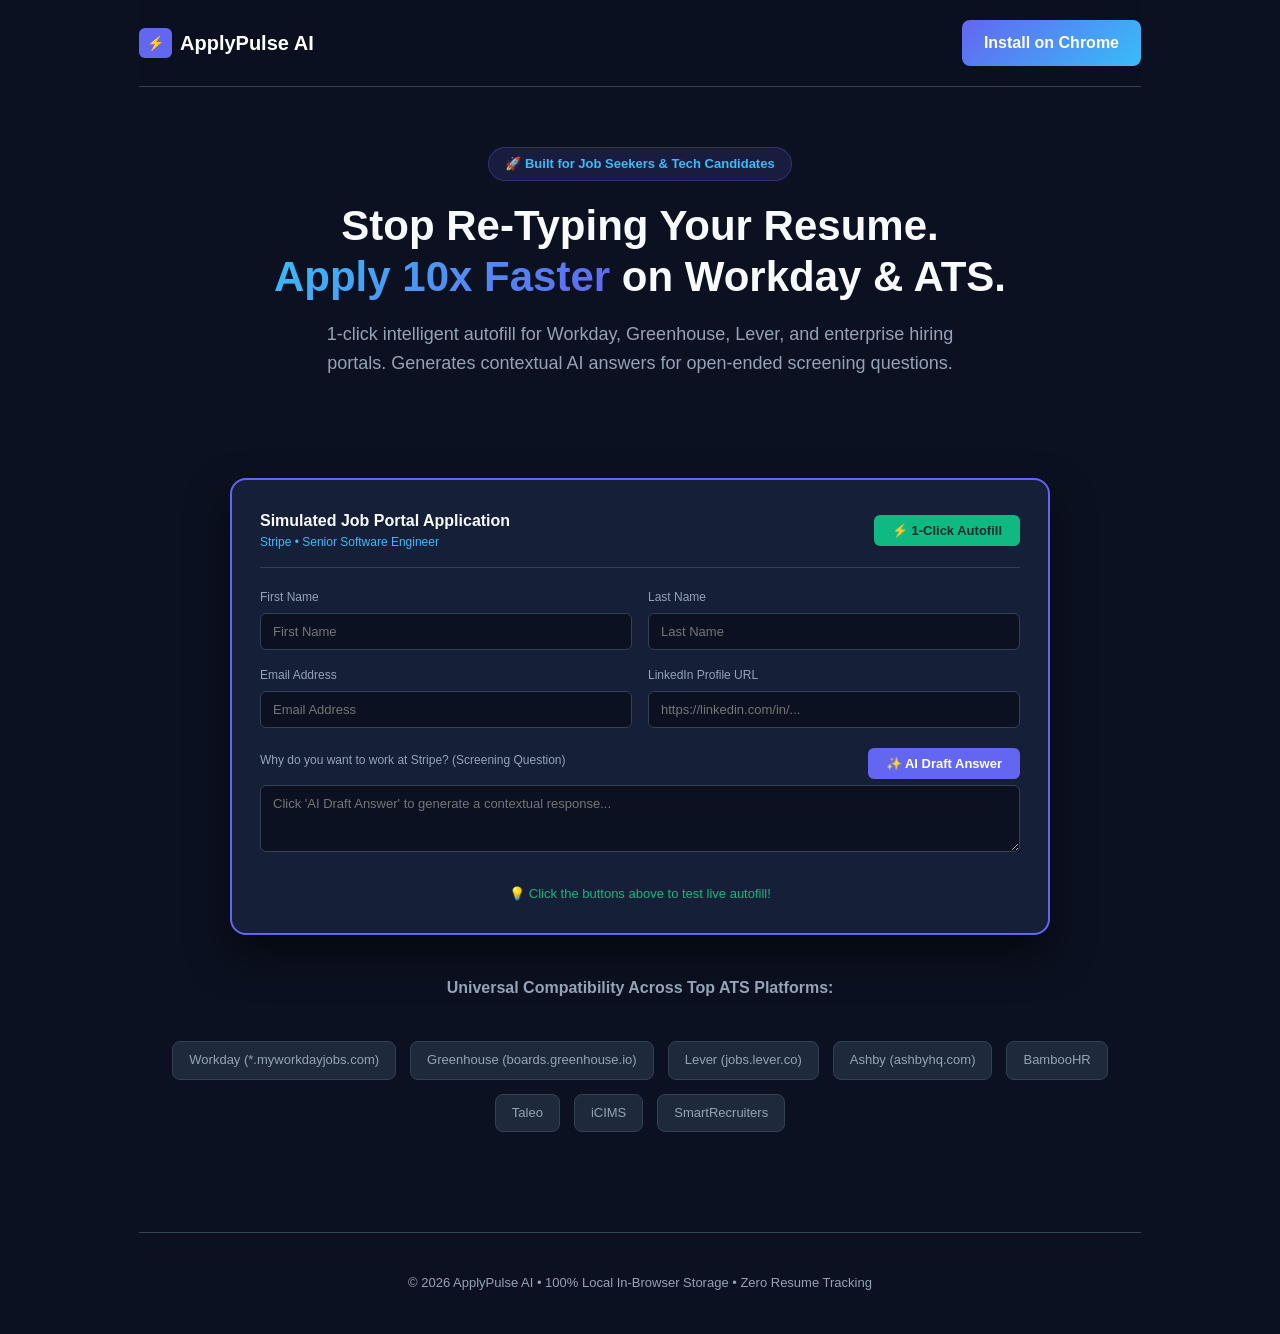
<file: docs/index.html>
<!DOCTYPE html>
<html lang="en">
<head>
  <meta charset="UTF-8">
  <meta name="viewport" content="width=device-width, initial-scale=1.0">
  <title>ApplyPulse AI | Universal Workday & ATS Job Application Copilot</title>
  <meta name="description" content="1-click autofill for Workday, Greenhouse, Lever, and ATS job portals. Contextual AI answers for screening questions and built-in job tracker CRM.">
  <style>
    :root {
      --bg: #0b1120;
      --card: #151f38;
      --indigo: #6366f1;
      --cyan: #38bdf8;
      --emerald: #10b981;
      --text: #f8fafc;
      --muted: #94a3b8;
      --border: #334155;
    }
    * { box-sizing: border-box; margin: 0; padding: 0; font-family: -apple-system, BlinkMacSystemFont, "Segoe UI", Roboto, sans-serif; }
    body { background: var(--bg); color: var(--text); line-height: 1.6; }
    .container { max-width: 1050px; margin: 0 auto; padding: 0 24px; }
    
    header { padding: 20px 0; border-bottom: 1px solid var(--border); display: flex; justify-content: space-between; align-items: center; position: sticky; top: 0; background: rgba(11, 17, 32, 0.95); backdrop-filter: blur(10px); z-index: 100; }
    .brand { font-size: 20px; font-weight: 800; color: #fff; text-decoration: none; display: flex; align-items: center; gap: 8px; }
    .brand-icon { background: var(--indigo); color: #fff; padding: 4px 8px; border-radius: 6px; font-size: 14px; }
    .btn-cta { background: linear-gradient(135deg, var(--indigo), var(--cyan)); color: #fff; padding: 10px 22px; border-radius: 8px; font-weight: 700; text-decoration: none; border: none; cursor: pointer; transition: 0.2s transform; }
    .btn-cta:hover { transform: translateY(-2px); }

    .hero { padding: 60px 0 40px; text-align: center; }
    .badge { display: inline-block; background: rgba(99, 102, 241, 0.15); color: var(--cyan); padding: 6px 16px; border-radius: 20px; font-size: 13px; font-weight: 600; margin-bottom: 20px; border: 1px solid rgba(99, 102, 241, 0.3); }
    h1 { font-size: 42px; font-weight: 800; line-height: 1.2; margin-bottom: 18px; }
    h1 span { background: linear-gradient(135deg, var(--cyan), var(--indigo)); -webkit-background-clip: text; -webkit-text-fill-color: transparent; }
    .hero p { font-size: 18px; color: var(--muted); max-width: 680px; margin: 0 auto 30px; }

    /* Interactive Simulator */
    .sim-section { padding: 30px 0 60px; }
    .sim-card { background: var(--card); border: 2px solid var(--indigo); border-radius: 16px; padding: 28px; box-shadow: 0 20px 40px rgba(0,0,0,0.5); max-width: 820px; margin: 0 auto; }
    .sim-header { display: flex; justify-content: space-between; align-items: center; margin-bottom: 20px; padding-bottom: 14px; border-bottom: 1px solid var(--border); }
    .sim-actions { display: flex; gap: 10px; }
    .btn-autofill { background: var(--emerald); color: #042f2e; border: none; padding: 8px 18px; border-radius: 6px; font-weight: 800; font-size: 13px; cursor: pointer; display: flex; align-items: center; gap: 6px; }
    .btn-ai { background: var(--indigo); color: #fff; border: none; padding: 8px 18px; border-radius: 6px; font-weight: 700; font-size: 13px; cursor: pointer; display: flex; align-items: center; gap: 6px; }

    .form-grid { display: grid; grid-template-columns: 1fr 1fr; gap: 16px; margin-bottom: 20px; }
    .form-field label { display: block; font-size: 12px; color: var(--muted); margin-bottom: 6px; }
    .form-field input, .form-field textarea { width: 100%; background: #0b1120; border: 1px solid var(--border); border-radius: 6px; color: #fff; padding: 10px 12px; font-size: 13px; transition: border-color 0.3s; }
    .filled { border-color: var(--emerald) !important; background: rgba(16, 185, 129, 0.05) !important; }

    /* Supported ATS platforms */
    .ats-grid { display: flex; flex-wrap: wrap; justify-content: center; gap: 14px; margin-top: 40px; }
    .ats-tag { background: #1e293b; padding: 8px 16px; border-radius: 8px; font-size: 13px; color: var(--muted); border: 1px solid var(--border); }

    footer { padding: 40px 0; border-top: 1px solid var(--border); text-align: center; font-size: 13px; color: var(--muted); margin-top: 40px; }
    
    @media (max-width: 768px) {
      h1 { font-size: 28px; }
      .form-grid { grid-template-columns: 1fr; }
    }
  </style>
</head>
<body>
  <div class="container">
    <header>
      <a href="#" class="brand"><span class="brand-icon">⚡</span> ApplyPulse AI</a>
      <a href="https://github.com/Prashant3244/applypulse-ai" target="_blank" class="btn-cta">Install on Chrome</a>
    </header>

    <section class="hero">
      <div class="badge">🚀 Built for Job Seekers & Tech Candidates</div>
      <h1>Stop Re-Typing Your Resume.<br><span>Apply 10x Faster</span> on Workday & ATS.</h1>
      <p>1-click intelligent autofill for Workday, Greenhouse, Lever, and enterprise hiring portals. Generates contextual AI answers for open-ended screening questions.</p>
    </section>

    <!-- Interactive Live Simulator -->
    <section class="sim-section">
      <div class="sim-card">
        <div class="sim-header">
          <div>
            <div style="font-size:16px; font-weight:700;">Simulated Job Portal Application</div>
            <div style="font-size:12px; color:var(--cyan);">Stripe • Senior Software Engineer</div>
          </div>
          <div class="sim-actions">
            <button class="btn-autofill" onclick="runAutofill()">⚡ 1-Click Autofill</button>
          </div>
        </div>

        <div class="form-grid">
          <div class="form-field">
            <label>First Name</label>
            <input type="text" id="fn" placeholder="First Name">
          </div>
          <div class="form-field">
            <label>Last Name</label>
            <input type="text" id="ln" placeholder="Last Name">
          </div>
          <div class="form-field">
            <label>Email Address</label>
            <input type="email" id="email" placeholder="Email Address">
          </div>
          <div class="form-field">
            <label>LinkedIn Profile URL</label>
            <input type="text" id="li" placeholder="https://linkedin.com/in/...">
          </div>
        </div>

        <div class="form-field" style="margin-bottom: 20px;">
          <div style="display:flex; justify-content:space-between; align-items:center; margin-bottom:6px;">
            <label>Why do you want to work at Stripe? (Screening Question)</label>
            <button class="btn-ai" onclick="runAIAnswer()">✨ AI Draft Answer</button>
          </div>
          <textarea id="ai-answer" rows="3" placeholder="Click 'AI Draft Answer' to generate a contextual response..."></textarea>
        </div>

        <div style="text-align: center; margin-top: 14px;">
          <span style="font-size: 13px; color: var(--emerald);" id="status-msg">💡 Click the buttons above to test live autofill!</span>
        </div>
      </div>

      <div style="text-align:center; margin-top: 40px;">
        <h3 style="font-size:16px; color:var(--muted); margin-bottom: 12px;">Universal Compatibility Across Top ATS Platforms:</h3>
        <div class="ats-grid">
          <span class="ats-tag">Workday (*.myworkdayjobs.com)</span>
          <span class="ats-tag">Greenhouse (boards.greenhouse.io)</span>
          <span class="ats-tag">Lever (jobs.lever.co)</span>
          <span class="ats-tag">Ashby (ashbyhq.com)</span>
          <span class="ats-tag">BambooHR</span>
          <span class="ats-tag">Taleo</span>
          <span class="ats-tag">iCIMS</span>
          <span class="ats-tag">SmartRecruiters</span>
        </div>
      </div>
    </section>

    <footer>
      <p>© 2026 ApplyPulse AI • 100% Local In-Browser Storage • Zero Resume Tracking</p>
    </footer>
  </div>

  <script>
    function runAutofill() {
      document.getElementById('fn').value = 'Alex';
      document.getElementById('ln').value = 'Taylor';
      document.getElementById('email').value = 'alex.taylor@example.com';
      document.getElementById('li').value = 'https://linkedin.com/in/alextaylor-engineer';

      ['fn', 'ln', 'email', 'li'].forEach(id => {
        document.getElementById(id).classList.add('filled');
      });

      document.getElementById('status-msg').innerText = '✅ Form successfully autofilled in 12ms!';
    }

    function runAIAnswer() {
      const box = document.getElementById('ai-answer');
      box.value = "I am deeply inspired by Stripe's infrastructure reliability and developer-first philosophy. With extensive experience building distributed financial pipelines, I want to contribute to scaling mission-critical payment services that power global commerce.";
      box.classList.add('filled');
      document.getElementById('status-msg').innerText = '✨ Contextual screening answer generated based on role!';
    }
  </script>
</body>
</html>
</file>
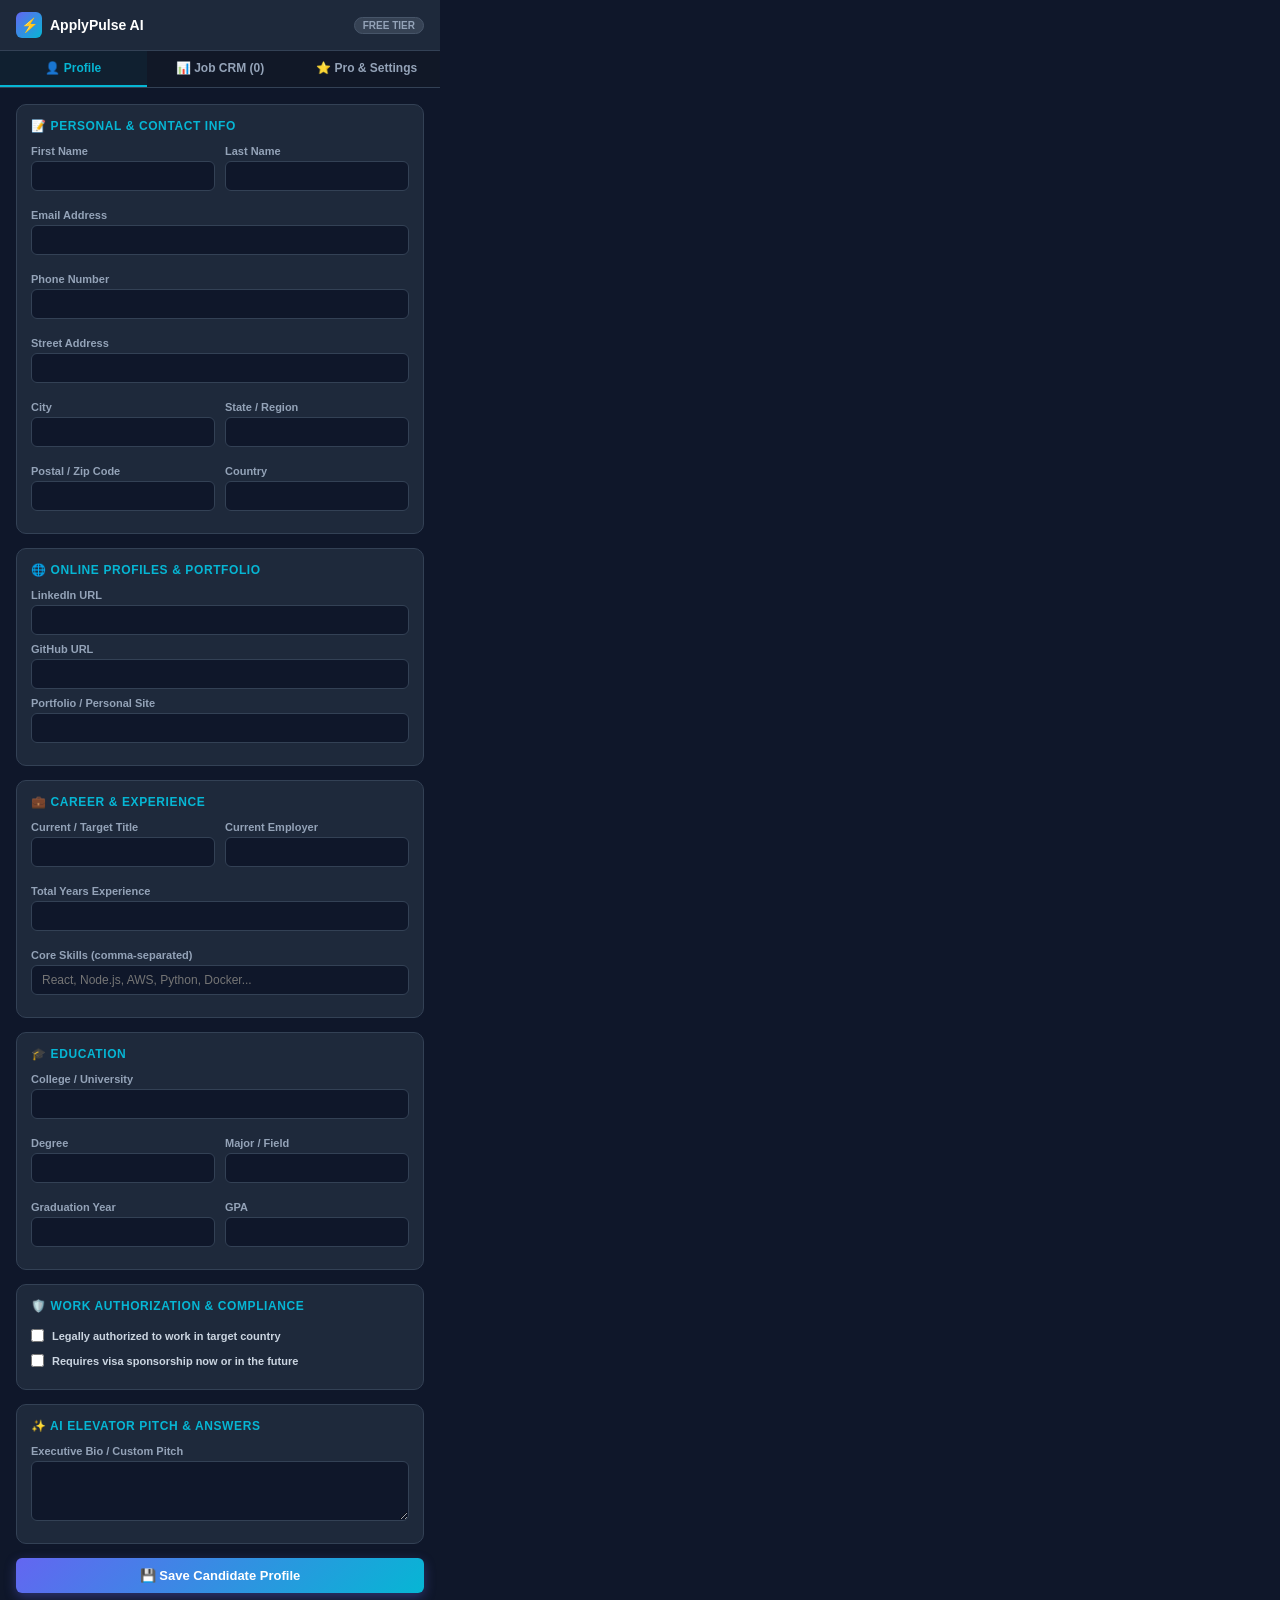
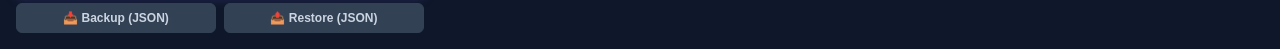
<file: popup.html>
<!DOCTYPE html>
<html lang="en">
<head>
    <meta charset="UTF-8">
    <meta name="viewport" content="width=device-width, initial-scale=1.0">
    <title>ApplyPulse AI - Job Application Copilot</title>
    <style>
        :root {
            --bg-main: #0f172a;
            --bg-card: #1e293b;
            --bg-hover: #334155;
            --accent-primary: #6366f1;
            --accent-cyan: #06b6d4;
            --accent-emerald: #10b981;
            --text-main: #f8fafc;
            --text-muted: #94a3b8;
            --border-color: #334155;
        }

        * {
            box-sizing: border-box;
            margin: 0;
            padding: 0;
        }

        body {
            width: 440px;
            max-height: 580px;
            overflow-y: auto;
            background-color: var(--bg-main);
            color: var(--text-main);
            font-family: -apple-system, BlinkMacSystemFont, "Segoe UI", Roboto, sans-serif;
            font-size: 13px;
        }

        /* Header */
        .app-header {
            display: flex;
            align-items: center;
            justify-content: space-between;
            padding: 12px 16px;
            background: var(--bg-card);
            border-bottom: 1px solid var(--border-color);
            position: sticky;
            top: 0;
            z-index: 100;
        }

        .brand {
            display: flex;
            align-items: center;
            gap: 8px;
        }

        .brand-icon {
            display: flex;
            align-items: center;
            justify-content: center;
            width: 26px;
            height: 26px;
            background: linear-gradient(135deg, var(--accent-primary) 0%, var(--accent-cyan) 100%);
            border-radius: 6px;
            font-size: 14px;
        }

        .brand-title {
            font-size: 14px;
            font-weight: 700;
            color: #fff;
        }

        .pro-badge {
            font-size: 10px;
            font-weight: 700;
            padding: 2px 8px;
            border-radius: 9999px;
            text-transform: uppercase;
        }

        .badge-free {
            background: rgba(148, 163, 184, 0.2);
            color: var(--text-muted);
            border: 1px solid #475569;
        }

        .badge-pro {
            background: rgba(16, 185, 129, 0.2);
            color: var(--accent-emerald);
            border: 1px solid var(--accent-emerald);
        }

        /* Navigation Tabs */
        .tabs {
            display: flex;
            background: #111827;
            border-bottom: 1px solid var(--border-color);
            position: sticky;
            top: 51px;
            z-index: 90;
        }

        .tab-btn {
            flex: 1;
            padding: 10px 4px;
            background: transparent;
            border: none;
            color: var(--text-muted);
            font-size: 12px;
            font-weight: 600;
            cursor: pointer;
            text-align: center;
            border-bottom: 2px solid transparent;
            transition: all 0.2s;
        }

        .tab-btn.active {
            color: var(--accent-cyan);
            border-bottom-color: var(--accent-cyan);
            background: rgba(6, 182, 212, 0.05);
        }

        .tab-btn:hover:not(.active) {
            color: #cbd5e1;
        }

        /* Content Containers */
        .tab-content {
            display: none;
            padding: 16px;
        }

        .tab-content.active {
            display: block;
        }

        /* Section Cards */
        .card {
            background: var(--bg-card);
            border: 1px solid var(--border-color);
            border-radius: 10px;
            padding: 14px;
            margin-bottom: 14px;
        }

        .card-title {
            font-size: 12px;
            font-weight: 700;
            text-transform: uppercase;
            letter-spacing: 0.05em;
            color: var(--accent-cyan);
            margin-bottom: 12px;
            display: flex;
            align-items: center;
            gap: 6px;
        }

        .form-grid {
            display: grid;
            grid-template-columns: 1fr 1fr;
            gap: 10px;
        }

        .form-group {
            display: flex;
            flex-direction: column;
            gap: 4px;
            margin-bottom: 8px;
        }

        .form-group.full {
            grid-column: span 2;
        }

        label {
            font-size: 11px;
            font-weight: 600;
            color: var(--text-muted);
        }

        input[type="text"],
        input[type="email"],
        input[type="url"],
        textarea,
        select {
            background: #0f172a;
            border: 1px solid var(--border-color);
            border-radius: 6px;
            color: #fff;
            padding: 7px 10px;
            font-size: 12px;
            font-family: inherit;
            outline: none;
            transition: border-color 0.2s;
        }

        input:focus,
        textarea:focus,
        select:focus {
            border-color: var(--accent-primary);
        }

        textarea {
            resize: vertical;
            min-height: 60px;
        }

        .checkbox-group {
            display: flex;
            align-items: center;
            gap: 8px;
            margin-top: 4px;
        }

        .checkbox-group input {
            cursor: pointer;
        }

        .checkbox-group label {
            cursor: pointer;
            color: #cbd5e1;
        }

        /* Action Buttons */
        .btn-primary {
            width: 100%;
            padding: 10px;
            background: linear-gradient(135deg, var(--accent-primary) 0%, var(--accent-cyan) 100%);
            border: none;
            border-radius: 6px;
            color: #fff;
            font-size: 13px;
            font-weight: 700;
            cursor: pointer;
            display: flex;
            align-items: center;
            justify-content: center;
            gap: 6px;
            box-shadow: 0 4px 12px rgba(99, 102, 241, 0.35);
            transition: all 0.2s;
        }

        .btn-primary:hover {
            filter: brightness(1.1);
            transform: translateY(-1px);
        }

        .btn-secondary {
            padding: 7px 12px;
            background: var(--bg-hover);
            border: 1px solid var(--border-color);
            border-radius: 6px;
            color: #cbd5e1;
            font-size: 12px;
            font-weight: 600;
            cursor: pointer;
            transition: all 0.2s;
        }

        .btn-secondary:hover {
            background: #475569;
            color: #fff;
        }

        .btn-row {
            display: flex;
            gap: 8px;
            margin-top: 10px;
        }

        /* Job Tracker Table */
        .tracker-header-actions {
            display: flex;
            justify-content: space-between;
            align-items: center;
            margin-bottom: 12px;
        }

        .tracker-item {
            background: #0f172a;
            border: 1px solid var(--border-color);
            border-radius: 8px;
            padding: 10px 12px;
            margin-bottom: 8px;
            display: flex;
            flex-direction: column;
            gap: 4px;
        }

        .tracker-row-top {
            display: flex;
            justify-content: space-between;
            align-items: center;
        }

        .tracker-company {
            font-weight: 700;
            font-size: 13px;
            color: #fff;
        }

        .tracker-title {
            font-size: 12px;
            color: var(--accent-cyan);
        }

        .tracker-meta {
            display: flex;
            justify-content: space-between;
            align-items: center;
            font-size: 11px;
            color: var(--text-muted);
            margin-top: 4px;
        }

        .tracker-status-select {
            padding: 2px 6px;
            font-size: 11px;
            border-radius: 4px;
            background: var(--bg-card);
            color: #fff;
            border: 1px solid var(--border-color);
        }

        .empty-state {
            text-align: center;
            padding: 30px 16px;
            color: var(--text-muted);
            font-size: 12px;
        }

        /* Pro Card */
        .pro-card {
            background: linear-gradient(135deg, rgba(99, 102, 241, 0.15) 0%, rgba(6, 182, 212, 0.15) 100%);
            border: 1px solid rgba(99, 102, 241, 0.4);
            border-radius: 12px;
            padding: 16px;
            margin-bottom: 16px;
            text-align: center;
        }

        .pro-card-title {
            font-size: 16px;
            font-weight: 800;
            color: #fff;
            margin-bottom: 6px;
        }

        .pro-card-desc {
            font-size: 12px;
            color: #cbd5e1;
            margin-bottom: 14px;
            line-height: 1.5;
        }

        .pro-feature-list {
            text-align: left;
            margin: 0 auto 16px;
            display: flex;
            flex-direction: column;
            gap: 6px;
            font-size: 12px;
            color: #e2e8f0;
        }

        .pro-feature-list li {
            list-style: none;
            display: flex;
            align-items: center;
            gap: 8px;
        }

        .pro-price {
            font-size: 22px;
            font-weight: 800;
            color: var(--accent-emerald);
            margin-bottom: 12px;
        }

        .pro-price span {
            font-size: 12px;
            font-weight: normal;
            color: var(--text-muted);
        }

        /* Toast notification */
        #toast {
            position: fixed;
            bottom: 14px;
            left: 50%;
            transform: translateX(-50%);
            background: var(--accent-emerald);
            color: #042f2e;
            padding: 6px 14px;
            border-radius: 20px;
            font-weight: 700;
            font-size: 11px;
            display: none;
            z-index: 200;
            box-shadow: 0 4px 12px rgba(0,0,0,0.5);
        }
    </style>
</head>
<body>

    <header class="app-header">
        <div class="brand">
            <div class="brand-icon">⚡</div>
            <div class="brand-title">ApplyPulse AI</div>
        </div>
        <div id="tier-badge" class="pro-badge badge-free">Free Tier</div>
    </header>

    <nav class="tabs">
        <button class="tab-btn active" data-tab="tab-profile">👤 Profile</button>
        <button class="tab-btn" data-tab="tab-tracker">📊 Job CRM (<span id="tracker-count">0</span>)</button>
        <button class="tab-btn" data-tab="tab-settings">⭐ Pro & Settings</button>
    </nav>

    <!-- Tab 1: Profile -->
    <main id="tab-profile" class="tab-content active">
        <!-- Personal Info -->
        <div class="card">
            <div class="card-title">📝 Personal & Contact Info</div>
            <div class="form-grid">
                <div class="form-group">
                    <label>First Name</label>
                    <input type="text" id="prof-firstName">
                </div>
                <div class="form-group">
                    <label>Last Name</label>
                    <input type="text" id="prof-lastName">
                </div>
                <div class="form-group full">
                    <label>Email Address</label>
                    <input type="email" id="prof-email">
                </div>
                <div class="form-group full">
                    <label>Phone Number</label>
                    <input type="text" id="prof-phone">
                </div>
                <div class="form-group full">
                    <label>Street Address</label>
                    <input type="text" id="prof-street">
                </div>
                <div class="form-group">
                    <label>City</label>
                    <input type="text" id="prof-city">
                </div>
                <div class="form-group">
                    <label>State / Region</label>
                    <input type="text" id="prof-state">
                </div>
                <div class="form-group">
                    <label>Postal / Zip Code</label>
                    <input type="text" id="prof-zipCode">
                </div>
                <div class="form-group">
                    <label>Country</label>
                    <input type="text" id="prof-country">
                </div>
            </div>
        </div>

        <!-- Social & Portfolio -->
        <div class="card">
            <div class="card-title">🌐 Online Profiles & Portfolio</div>
            <div class="form-group">
                <label>LinkedIn URL</label>
                <input type="url" id="prof-linkedinUrl">
            </div>
            <div class="form-group">
                <label>GitHub URL</label>
                <input type="url" id="prof-githubUrl">
            </div>
            <div class="form-group">
                <label>Portfolio / Personal Site</label>
                <input type="url" id="prof-portfolioUrl">
            </div>
        </div>

        <!-- Professional Background -->
        <div class="card">
            <div class="card-title">💼 Career & Experience</div>
            <div class="form-grid">
                <div class="form-group">
                    <label>Current / Target Title</label>
                    <input type="text" id="prof-currentTitle">
                </div>
                <div class="form-group">
                    <label>Current Employer</label>
                    <input type="text" id="prof-currentCompany">
                </div>
                <div class="form-group full">
                    <label>Total Years Experience</label>
                    <input type="text" id="prof-yearsExperience">
                </div>
                <div class="form-group full">
                    <label>Core Skills (comma-separated)</label>
                    <input type="text" id="prof-skills" placeholder="React, Node.js, AWS, Python, Docker...">
                </div>
            </div>
        </div>

        <!-- Education -->
        <div class="card">
            <div class="card-title">🎓 Education</div>
            <div class="form-grid">
                <div class="form-group full">
                    <label>College / University</label>
                    <input type="text" id="prof-university">
                </div>
                <div class="form-group">
                    <label>Degree</label>
                    <input type="text" id="prof-highestDegree">
                </div>
                <div class="form-group">
                    <label>Major / Field</label>
                    <input type="text" id="prof-major">
                </div>
                <div class="form-group">
                    <label>Graduation Year</label>
                    <input type="text" id="prof-gradYear">
                </div>
                <div class="form-group">
                    <label>GPA</label>
                    <input type="text" id="prof-gpa">
                </div>
            </div>
        </div>

        <!-- Work Authorization -->
        <div class="card">
            <div class="card-title">🛡️ Work Authorization & Compliance</div>
            <div class="form-group">
                <div class="checkbox-group">
                    <input type="checkbox" id="prof-authorizedUS">
                    <label for="prof-authorizedUS">Legally authorized to work in target country</label>
                </div>
            </div>
            <div class="form-group">
                <div class="checkbox-group">
                    <input type="checkbox" id="prof-requiresSponsorship">
                    <label for="prof-requiresSponsorship">Requires visa sponsorship now or in the future</label>
                </div>
            </div>
        </div>

        <!-- AI Pitch / Summary -->
        <div class="card">
            <div class="card-title">✨ AI Elevator Pitch & Answers</div>
            <div class="form-group">
                <label>Executive Bio / Custom Pitch</label>
                <textarea id="prof-summaryPitch" rows="3"></textarea>
            </div>
        </div>

        <button class="btn-primary" id="save-profile-btn">💾 Save Candidate Profile</button>
        <div class="btn-row">
            <button class="btn-secondary" style="flex:1" id="export-json-btn">📥 Backup (JSON)</button>
            <button class="btn-secondary" style="flex:1" id="import-json-btn">📤 Restore (JSON)</button>
            <input type="file" id="json-file-input" style="display:none" accept=".json">
        </div>
    </main>

    <!-- Tab 2: Job Tracker CRM -->
    <main id="tab-tracker" class="tab-content">
        <div class="tracker-header-actions">
            <button class="btn-secondary" id="export-csv-btn">📊 Export to CSV</button>
            <button class="btn-secondary" id="clear-tracker-btn" style="color:#ef4444">Clear All</button>
        </div>
        <div id="tracker-list">
            <div class="empty-state">No jobs tracked yet. Open any Workday or ATS application page and click "💾 Save to Job Tracker" in the floating HUD!</div>
        </div>
    </main>

    <!-- Tab 3: Pro & Settings -->
    <main id="tab-settings" class="tab-content">
        <div class="pro-card">
            <div class="pro-card-title">⚡ ApplyPulse Pro</div>
            <div class="pro-card-desc">Supercharge your job search. Land interviews 3x faster with zero repetitive form entry.</div>
            
            <ul class="pro-feature-list">
                <li>✔ Unlimited 1-Click Autofills on Workday, Greenhouse & Lever</li>
                <li>✔ AI Contextual Answer Generator for open-ended questions</li>
                <li>✔ Application CRM with 1-Click CSV / Excel Export</li>
                <li>✔ Multi-profile resume variations</li>
            </ul>

            <div class="pro-price">$14.99 <span>/ month</span></div>

            <button class="btn-primary" id="upgrade-pro-btn">⭐ Upgrade to Pro via Stripe</button>
        </div>

        <div class="card">
            <div class="card-title">⚙️ Daily Usage & Controls</div>
            <div style="font-size: 12px; color: var(--text-muted); margin-bottom: 10px;">
                Free tier quota: <strong id="daily-quota-text" style="color:#fff">0 / 5 used today</strong>
            </div>

            <div style="margin-top: 14px; border-top: 1px solid var(--border-color); padding-top: 12px;">
                <label style="font-weight: 700; color: #cbd5e1; display: block; margin-bottom: 6px;">Developer Test Switch</label>
                <div class="checkbox-group">
                    <input type="checkbox" id="dev-mode-toggle">
                    <label for="dev-mode-toggle">Simulate Paid Pro Mode locally</label>
                </div>
            </div>
        </div>
    </main>

    <div id="toast">Saved Successfully!</div>

    <script src="ExtPay.js"></script>
    <script src="popup.js"></script>
</body>
</html>
</file>
